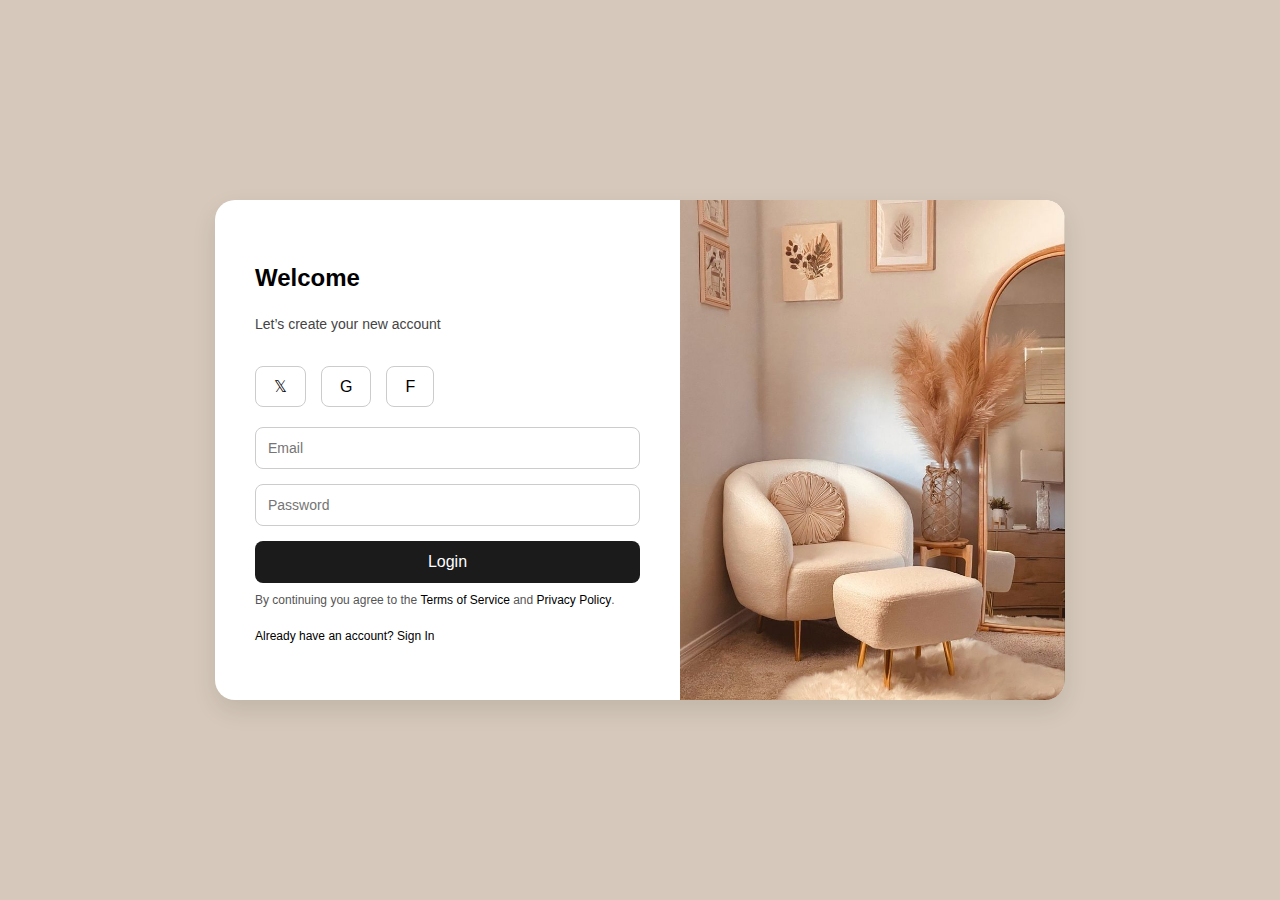
<file: index.html>
<!DOCTYPE html>
<html lang="en">
<head>
  <meta charset="UTF-8">
  <meta name="viewport" content="width=device-width, initial-scale=1.0">
  <title>Login Page</title>
</head>
<body style="margin:0;display:flex;justify-content:center;align-items:center;height:100vh;background:#d6c9bb;font-family:Poppins, sans-serif;">

  <div style="display:flex;width:850px;height:500px;background:#fff;border-radius:20px;overflow:hidden;box-shadow:0px 10px 25px rgba(0,0,0,0.1);">
    
    <!-- Left Side (Form) -->
    <div style="flex:1;padding:40px;display:flex;flex-direction:column;justify-content:center;">
      <h2 style="margin-bottom:10px;font-size:24px;font-weight:600;">Welcome</h2>
      <p style="font-size:14px;color:#444;">Let’s create your new account</p>

      <!-- Social login buttons -->
      <div style="display:flex;gap:15px;margin:20px 0;">
        <button style="border:1px solid #ccc;background:#fff;border-radius:8px;padding:10px 18px;cursor:pointer;font-size:16px;">𝕏</button>
        <button style="border:1px solid #ccc;background:#fff;border-radius:8px;padding:10px 18px;cursor:pointer;font-size:16px;">G</button>
        <button style="border:1px solid #ccc;background:#fff;border-radius:8px;padding:10px 18px;cursor:pointer;font-size:16px;">F</button>
      </div>

      <!-- Form -->
      <form id="loginForm" style="display:flex;flex-direction:column;gap:15px;">
        <input type="email" id="Email" placeholder="Email" required 
          style="padding:12px;border:1px solid #ccc;border-radius:8px;outline:none;font-size:14px;">
        <input type="password" id="password" placeholder="Password" required 
          style="padding:12px;border:1px solid #ccc;border-radius:8px;outline:none;font-size:14px;">
        <button type="submit" id="loginBtn"
          style="background:#1b1b1b;color:#fff;padding:12px;border:none;border-radius:8px;cursor:pointer;font-size:16px;">Login</button>
      </form>

      <!-- Terms -->
      <p style="font-size:12px;color:#555;margin-top:10px;">
        By continuing you agree to the 
        <a href="#" style="color:#000;text-decoration:none;font-weight:500;">Terms of Service</a> and 
        <a href="#" style="color:#000;text-decoration:none;font-weight:500;">Privacy Policy</a>.
      </p>

      <!-- Sign in link -->
      <p style="font-size:12px;margin-top:10px;">
        Already have an account? 
        <a href="#" style="color:#000;text-decoration:none;font-weight:500;">Sign In</a>
      </p>
    </div>

    <!-- Right Side (Image) -->
    <div style="flex:1;background:url('./images/login img.jpg') no-repeat center/cover;"></div>
  </div>

  <script>
    document.getElementById("loginForm").addEventListener("submit", function(e) {
      e.preventDefault(); // stop refresh
      
      const email = document.getElementById("Email").value.trim();
      const password = document.getElementById("password").value;
      const btn = document.getElementById("loginBtn");

      if (!email || !password) {
        alert("Please enter Email and Password");
        return;
      }

      // demo credentials
      if (email === "pritha@gmail.com" && password === "admin123") {
        sessionStorage.setItem("loggedIn", "true");
        sessionStorage.setItem("showLoginPopup", "true");

        btn.disabled = true;
        btn.textContent = "Signing in...";

        setTimeout(() => {
          window.location.href = "home.html";
        }, 700);
      } else {
        alert("Invalid credentials ❌");
      }
    });
  </script>
</body>
</html>
</file>
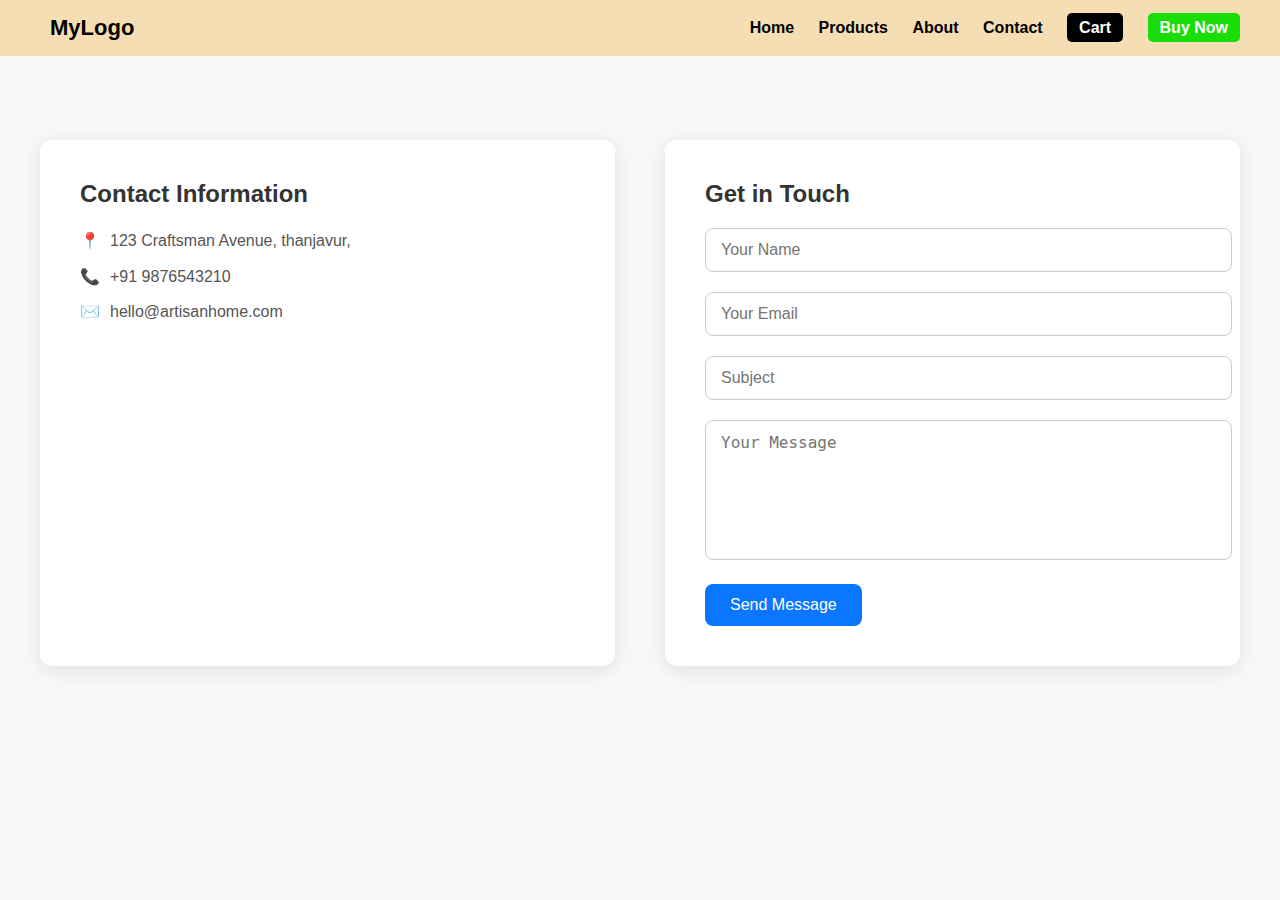
<file: contact.html>
<!DOCTYPE html>
<html lang="en">
<head>
  <meta charset="UTF-8">
  <meta name="viewport" content="width=device-width, initial-scale=1.0">
  <title>Contact Us</title>
  <link rel="stylesheet" href="style.css">
  <style>
    body {
      margin: 0;
      font-family: Poppins, sans-serif;
      background: #f8f8f8;
    }

    /* Navbar (reuse your navbar styles) */
    .navbar {
      position: fixed;
      top: 0; left: 0;
      width: 100%;
      background: wheat;
      display: flex;
      justify-content: space-between;
      align-items: center;
      padding: 15px 50px;
      z-index: 1000;
      transition: background 0.3s;
    }
    .navbar.scrolled {
      background: #ccc;
    }
    .navbar a {
      text-decoration: none;
      margin-left: 20px;
      color: black;
      font-weight: 600;
    }

    /* Contact Page Styles */
    .contact-section {
      max-width: 1200px;
      margin: 120px auto 50px auto; /* margin top to avoid navbar */
      display: flex;
      gap: 50px;
      padding: 20px;
      flex-wrap: wrap;
    }

    .contact-info, .contact-form {
      background: #fff;
      border-radius: 12px;
      box-shadow: 0 4px 20px rgba(0,0,0,0.1);
      padding: 40px;
      flex: 1;
      min-width: 300px;
    }

    .contact-info h2, .contact-form h2 {
      margin-top: 0;
      margin-bottom: 20px;
      color: #333;
    }

    .contact-info p {
      margin: 10px 0;
      color: #555;
      line-height: 1.6;
    }

    .contact-info .icon {
      margin-right: 10px;
      color: #0b76ff;
    }

    .contact-form input, 
    .contact-form textarea {
      width: 100%;
      padding: 12px 15px;
      margin-bottom: 20px;
      border: 1px solid #ccc;
      border-radius: 8px;
      font-size: 1rem;
      resize: none;
    }

    .contact-form button {
      padding: 12px 25px;
      border: none;
      border-radius: 8px;
      background: #0b76ff;
      color: white;
      font-size: 1rem;
      cursor: pointer;
      transition: background 0.3s;
    }

    .contact-form button:hover {
      background: #095ec3;
    }

    /* Responsive */
    @media(max-width: 900px) {
      .contact-section {
        flex-direction: column;
      }
    }

  </style>
</head>
<body>

  <!-- Navbar -->
  <div class="navbar" id="navbar">
    <div style="font-size:22px;font-weight:700;">MyLogo</div>
    <div style="margin-right: 90px;">
      <a href="home.html">Home</a>
      <a href="products.html">Products</a>
      <a href="about.html">About</a>
      <a href="contact.html">Contact</a>
      <a href="#cart" style="background:black;color:white;padding:6px 12px;border-radius:5px;">Cart</a>
      <a href="#cart" style="background:rgb(25, 221, 7);color:white;padding:6px 12px;border-radius:5px;">Buy Now</a>
    </div>
  </div>

  <!-- Contact Section -->
  <section class="contact-section">
    <!-- Contact Info -->
    <div class="contact-info">
      <h2>Contact Information</h2>
      <p><span class="icon">📍</span>123 Craftsman Avenue, thanjavur,</p>
      <p><span class="icon">📞</span>+91 9876543210</p>
      <p><span class="icon">✉️</span>hello@artisanhome.com</p>
    </div>

    <!-- Contact Form -->
    <div class="contact-form">
      <h2>Get in Touch</h2>
      <form onsubmit="submitForm(event)">
        <input type="text" id="name" placeholder="Your Name" required>
        <input type="email" id="email" placeholder="Your Email" required>
        <input type="text" id="subject" placeholder="Subject" required>
        <textarea id="message" rows="6" placeholder="Your Message" required></textarea>
        <button type="submit">Send Message</button>
      </form>
    </div>
  </section>

  <script>
    function submitForm(event) {
      event.preventDefault();
      const name = document.getElementById('name').value;
      const email = document.getElementById('email').value;
      const subject = document.getElementById('subject').value;
      const message = document.getElementById('message').value;

      alert(`Thank you, ${name}! Your message has been sent.\n\nSubject: ${subject}\nMessage: ${message}`);
      
      // Reset form
      event.target.reset();
    }
  </script>

</body>
</html>
</file>
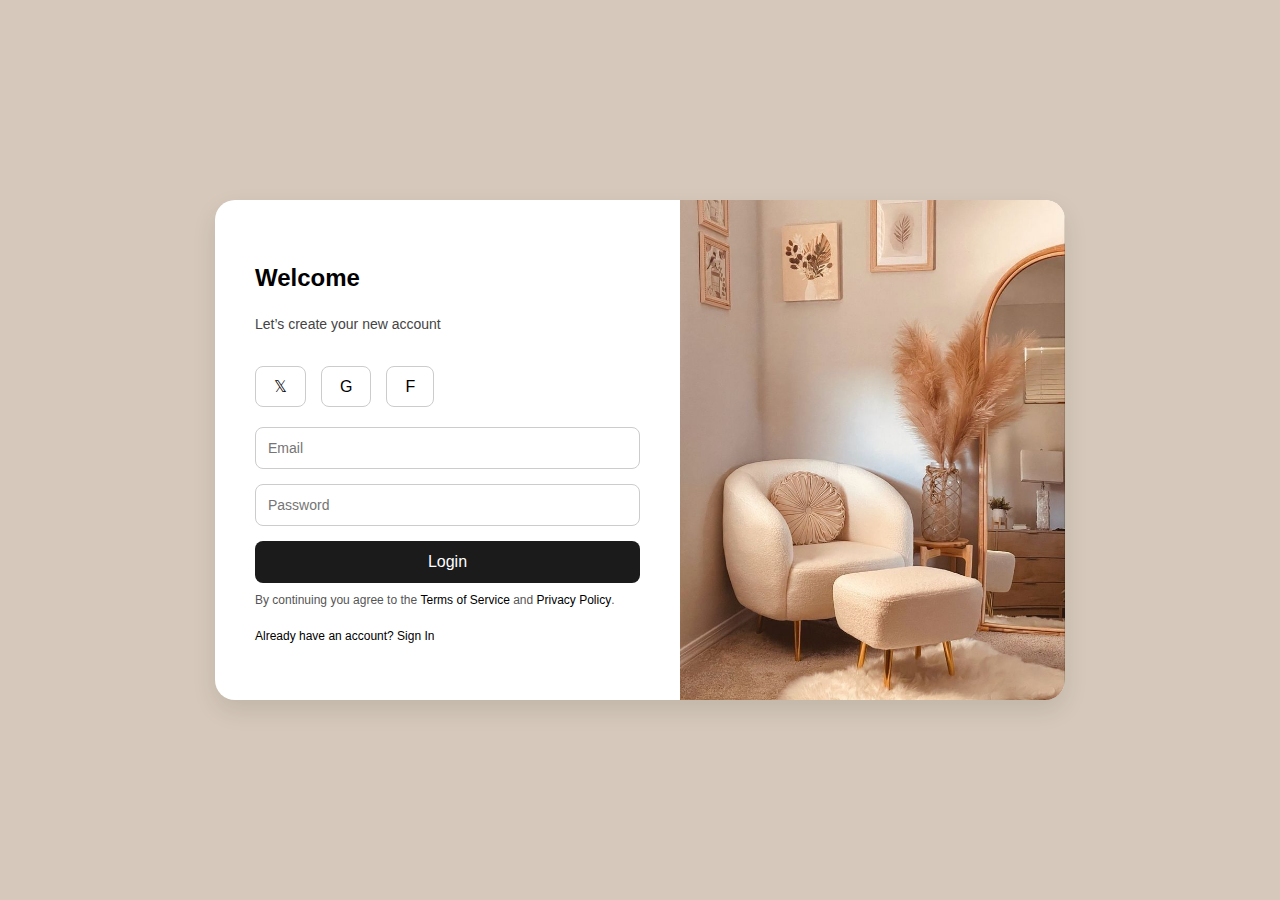
<file: home.html>
<!DOCTYPE html>
<html lang="en">
<head>
  <meta charset="UTF-8">
  <meta name="viewport" content="width=device-width, initial-scale=1.0">
  <title>Home</title>
  <link rel="stylesheet" href="style.css">
</head>
<body>
  <style>
    html { scroll-behavior: smooth; }
    body { margin:0; font-family: Poppins, sans-serif; }
    /* Navbar */
    .navbar {
      position: fixed;
      top:0; left:0;
      width:100%;
      background: wheat;
      display:flex;
      justify-content:space-between;
      align-items:center;
      padding:15px 50px;
      z-index:1000;
      transition: background 0.3s;
    }
    .navbar.scrolled {
      background: #ccc; /* ash color on scroll */
    }
    .navbar a {
      text-decoration:none;
      margin-left:20px;
      color:black;
      font-weight:600;
    }
  </style>
</head>
<body>

  <!-- Navbar -->
  <div class="navbar" id="navbar">
    <div style="font-size:22px;font-weight:700; ">VIYAAN FURNITURES</div>
    <div style="margin-right: 90px;">
      <a href="home.html">Home</a>
      <a href="products.html">Products</a>
      <a href="about.html">About</a>
      <a href="contact.html">Contact</a>
      <a href="#cart" style="background:black;color:white;padding:6px 12px;border-radius:5px;">Cart</a>
    <a href="#cart" style="background:rgb(25, 221, 7);color:rgb(255, 255, 255);padding:6px 12px;border-radius:5px;">buy now</a>
    </div>
  </div>

  <!-- Hero Section -->
  <div id="home" style="position:relative;width:100%;height:100vh;overflow:hidden;padding-top:80px;">
    <!-- Background Image -->
    <img src="https://images.unsplash.com/photo-1505691938895-1758d7feb511?w=1600"
         alt="Furniture"
         style="width:100%;height:100%;object-fit:cover;">

    <!-- Overlay -->
    <div style="position:absolute;top:0;left:0;width:100%;height:100%;background:rgba(0,0,0,0.4);"></div>

    <!-- Text Content -->
    <div style="position:absolute;top:50%;left:50%;transform:translate(-50%,-50%);text-align:center;color:white;padding:20px;max-width:800px;">
      <h1 style="font-size:48px;font-weight:700;margin-bottom:15px;">Crafted for<br>Your Life</h1>
      <p style="font-size:18px;line-height:1.6;margin-bottom:25px;">
        Discover handcrafted furniture that blends timeless elegance with modern sophistication. 
        Transform your space with pieces designed to last a lifetime.
      </p>
      <div style="display:flex;gap:20px;justify-content:center;">
        <a href="#collection" style="background:wheat;color:black;padding:12px 25px;border-radius:8px;text-decoration:none;font-weight:600;">Explore Collection</a>
        <a href="#story" style="background:transparent;border:2px solid white;color:white;padding:12px 25px;border-radius:8px;text-decoration:none;font-weight:600;">Our Story</a>
      </div>
    </div>
  </div>

 <!-- Collection Section -->
  <div id="collection" style="height:100vh;padding:120px 50px;background:#f5f5f5;">
    <h2 style="font-size:52px;margin-bottom:20px; ">Our Collection</h2>
    <p>Here you can showcase your furniture collection with beautiful product images and details...</p>
    
<div class="products-container">
  <div class="product-card">
    <img src="./images/collecctionimg1.jpg" style="height:300px;width:350px;border-radius:10px;object-fit:cover;">
    <div class="wishlist-icon" onclick="toggleWishlist(this, 'Outdoor Garden Dining Set')">♡</div>
    <div class="product-details">
      <h3>Comfort Living Sofa</h3>
      <p>Premium fabric sofa with hardwood frame construction</p>
      <div class="price">Rs. 11,9,990</div>
      <a href="https://www.amazon.in" target="_blank" class="buy-btn">Buy Now</a>
    </div>
  </div>

  <div class="product-card">
    <img src="./images/collecctionimg2.jpg" style="height:300px;width:350px;border-radius:10px;object-fit:cover;">
    <div class="wishlist-icon" onclick="toggleWishlist(this, 'Outdoor Garden Dining Set')">♡</div>
    <div class="product-details">
      <h3>Dressing table set</h3>
      <p>wonderful set of Dressing table</p>
      <div class="price">Rs. 1,29,90</div>
      <a href="https://www.amazon.in" target="_blank" class="buy-btn">Buy Now</a>
    </div>
  </div>

  <div class="product-card">
    <img src="./images/collecctionimg3.jpg" style="height:300px;width:350px;border-radius:10px;object-fit:cover;">
    <div class="wishlist-icon" onclick="toggleWishlist(this, 'Outdoor Garden Dining Set')">♡</div>
    <div class="product-details">
      <h3>Serenity Bedroom Collection</h3>
      <p>Complete bedroom set with platform bed and nightstands</p>
      <div class="price">Rs. 2,19,900</div>
      <a href="https://www.amazon.in" target="_blank" class="buy-btn">Buy Now</a>
    </div>
  </div>
</div>
<!-- what our clinet say -->
<!-- Clients Section -->
<div id="clients" style="background:#f3f2f1; color:rgb(121, 3, 3); padding:80px 50px; text-align:center;">
  <h2 style="font-size:42px; margin-bottom:20px;">What Our Clients Say</h2>
  <p style="font-size:18px; margin-bottom:50px;">
    Hear from families who have transformed their homes with our handcrafted furniture.
  </p>

  <div class="client-cards">
    <div class="client-card">
        <img src="./images/rating stars.png" style="height: 20px; width: 20px; ">
        <img src="./images/rating stars.png" style="height: 20px; width: 20px; ">
        <img src="./images/rating stars.png" style="height: 20px; width: 20px; ">
        <img src="./images/rating stars.png" style="height: 20px; width: 20px; ">
        <img src="./images/rating stars.png" style="height: 20px; width: 20px; ">

      <p>"The quality and craftsmanship of our dining set exceeded all expectations. Every piece tells a story of dedication and artistry."</p>
      <h4>Sarah Johnson</h4>
      <span>San Francisco, CA</span>
    </div>

    <div class="client-card">
        <img src="./images/rating stars.png" style="height: 20px; width: 20px; ">
        <img src="./images/rating stars.png" style="height: 20px; width: 20px; ">
        <img src="./images/rating stars.png" style="height: 20px; width: 20px; ">
        <img src="./images/rating stars.png" style="height: 20px; width: 20px; ">
        <img src="./images/rating stars.png" style="height: 20px; width: 20px; ">

      <p>"From consultation to delivery, the entire experience was flawless. Our bedroom collection has transformed our space into a peaceful retreat."</p>
      <h4>Michael Chen</h4>
      <span>New York, NY</span>
    </div>

    <div class="client-card">
        <img src="./images/rating stars.png" style="height: 20px; width: 20px; ">
        <img src="./images/rating stars.png" style="height: 20px; width: 20px; ">
        <img src="./images/rating stars.png" style="height: 20px; width: 20px; ">
        <img src="./images/rating stars.png" style="height: 20px; width: 20px; ">
        <img src="./images/rating stars.png" style="height: 20px; width: 20px; ">

      <p>"The attention to detail and sustainable materials make Artisan Home stand out. We're proud to have these pieces in our home."</p>
      <h4>Emily Rodriguez</h4>
      <span>Austin, TX</span>
    </div>
  </div>
</div>
<!-- footer -->
 <!-- Footer Section -->
<footer style="background:#8B4513; color:white; padding:80px 50px; font-size:16px;">
  <div style="display:flex; justify-content:space-between; flex-wrap:wrap; gap:50px;">

    <div>
      <h3>Artisan Home</h3>
      <p>Creating beautiful, sustainable furniture that brings families together. Each piece is thoughtfully designed and expertly crafted to last generations.</p>
      <p>123 Craftsman Avenue, San Francisco, CA 94103<br>
      (555) 123-4567<br>
      hello@artisanhome.com</p>
    </div>

    <div>
      <h4>Quick Links</h4>
      <ul style="list-style:none; padding:0;">
        <a href="#products" style="color: #ccc;">Products</a><br>
      <a href="#about"   style="color: #ccc;"></a>About</a><br>
      <a href="#contact"   style="color: #ccc;"></a>Contact</a>

  </div>

  <hr style="border-color:rgba(255,255,255,0.3); margin:40px 0;">

  <p style="text-align:center;">© 2025 Artisan Home. All rights reserved. | Privacy Policy | Terms of Service</p>
</footer>




</body>
</html>


  <script>
    // check login
    if (sessionStorage.getItem("loggedIn") !== "true") {
      window.location.href = "index.html";
    }

    // show popup only once after login
    if (sessionStorage.getItem("showLoginPopup") === "true") {
      alert("Login Successfully ✅");
      sessionStorage.removeItem("showLoginPopup");
    }
    // navbar scroll
    
    // Change navbar bg on scroll
    window.addEventListener("scroll", function(){
      var navbar = document.getElementById("navbar");
      if(window.scrollY > 50){
        navbar.classList.add("scrolled");
      } else {
        navbar.classList.remove("scrolled");
      }
    });
  let wishlist = [];

    function toggleWishlist(icon, productName) {
      if (wishlist.includes(productName)) {
        // remove
        wishlist = wishlist.filter(item => item !== productName);
        icon.classList.remove("active");
      } else {
        // add
        wishlist.push(productName);
        icon.classList.add("active");
      }
      updateWishlistUI();
    }

    function updateWishlistUI() {
      // navbar count
      document.getElementById("wishlist-link").textContent = `Wishlist (${wishlist.length})`;

      // wishlist page items
      const list = document.getElementById("wishlist-items");
      list.innerHTML = "";
      wishlist.forEach(item => {
        const li = document.createElement("li");
        li.textContent = "❤️ " + item;
        list.appendChild(li);
      });
    }
  </script>
</body>
</html>
</file>
<file: style.css>
*{
    padding: 0;
    margin: 0;
}
.navbar {
      position: fixed; top:0; left:0; width:100%;
      background: wheat;
      display:flex; justify-content:space-between; align-items:center;
      padding:15px 50px; z-index:1000;
    }
    .navbar a { margin-left:20px; text-decoration:none; color:black; font-weight:600; }
    .product-card {
      position: relative;
      width: 500px;
      margin-top: 30px;
    }
    .wishlist-icon {
      position: absolute;
      top: 15px; right: 15px;
      font-size: 28px;
      color: white;
      background: rgba(0,0,0,0.5);
      border-radius: 50%;
      padding: 8px;
      cursor: pointer;
    }
    .wishlist-icon.active {
      color: red;
      background: white;
    }
    .product-details {
      margin-top: 15px;
      font-size: 16px;
    }
    .product-details h3 {
      margin: 8px 0 5px;
      font-size: 22px;
    }
    .product-details p {
      margin: 5px 0;
      color: #555;
    }
    .price {
      font-size: 20px;
      font-weight: 700;
      margin: 8px 0;
    }
    .buy-btn {
      display:inline-block;
      background:black;
      color:white;
      padding:10px 20px;
      border-radius:6px;
      text-decoration:none;
      font-weight:600;
    }
    .products-container {
  display: flex;          /* makes children horizontal */
  gap: 20px;              /* space between cards */
  justify-content: center; /* center horizontally */
  flex-wrap: wrap;        /* wrap on small screens */
}

.product-card {
  background: #fff;
  padding: 10px;
  border-radius: 10px;
  box-shadow: 0 4px 10px rgba(0,0,0,0.1);
  width: 350px;           /* same width as your images */
  position: relative;
}

.wishlist-icon {
  position: absolute;
  top: 10px;
  right: 10px;
  font-size: 24px;
  cursor: pointer;
}
.client-cards {
  display: flex;
  gap: 30px;
  justify-content: center;
  flex-wrap: wrap;
  
}

.client-card {
  background: rgb(172, 162, 162);
  padding: 30px;
  border-radius: 12px;
  width: 300px;
  text-align: left;
}

.client-card p {
  font-size: 16px;
  margin-bottom: 15px;
}

.client-card h4 {
  font-size: 18px;
  margin-bottom: 5px;
}

.client-card span {
  font-size: 14px;
  opacity: 0.8;
}
</file>
